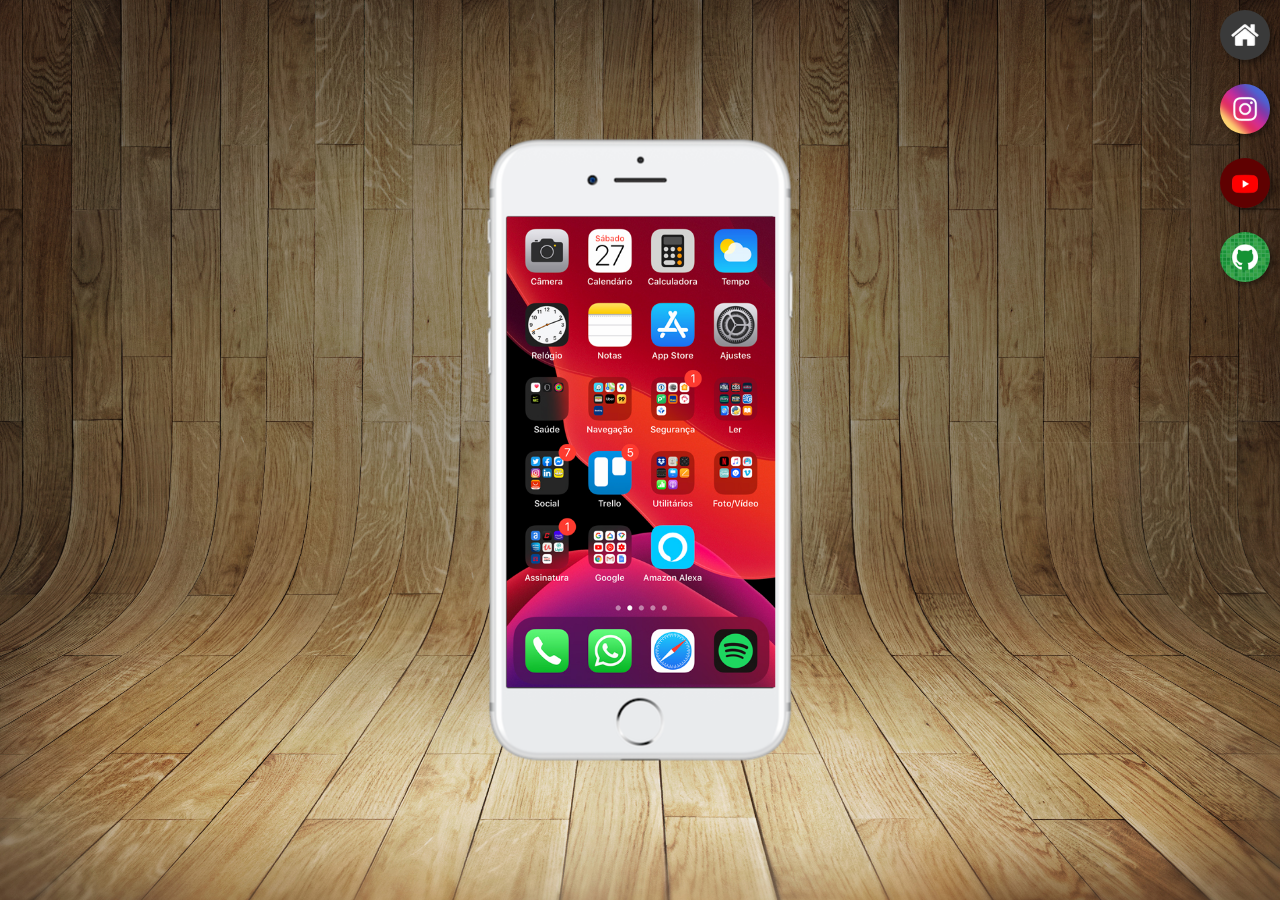
<file: index.html>
<!DOCTYPE html>
<html lang="en">
<head>
    <meta charset="UTF-8">
    <meta name="viewport" content="width=device-width, initial-scale=1.0">
    <link rel="shortcut icon" href="favicon.ico" type="image/x-icon">
    <link rel="stylesheet" href="estilos/style.css">
    <title>Redes Sociais</title>
</head>
<body>
    <main>
        <section id="telefone">
            <iframe src="home.html" frameborder="0" name="tela" id="tela"></iframe>
        </section>
        
        <section id="redes">
            <a href="home.html" target="tela">
                <img src="imagens/logo-home.jpg" alt="Home">
            </a> <br>
            <a href="instagram.html" target="tela">
                <img src="imagens/logo-instagram.jpg">
            </a> <br>
            <a href="youtube.html" target="tela">
                <img src="imagens/logo-youtube.jpg">
            </a> <br>
            <a href="github.html" target="tela">
                <img src="imagens/logo-github.jpg">
            </a>
        </section>
    </main>
</body>
</html>
</file>
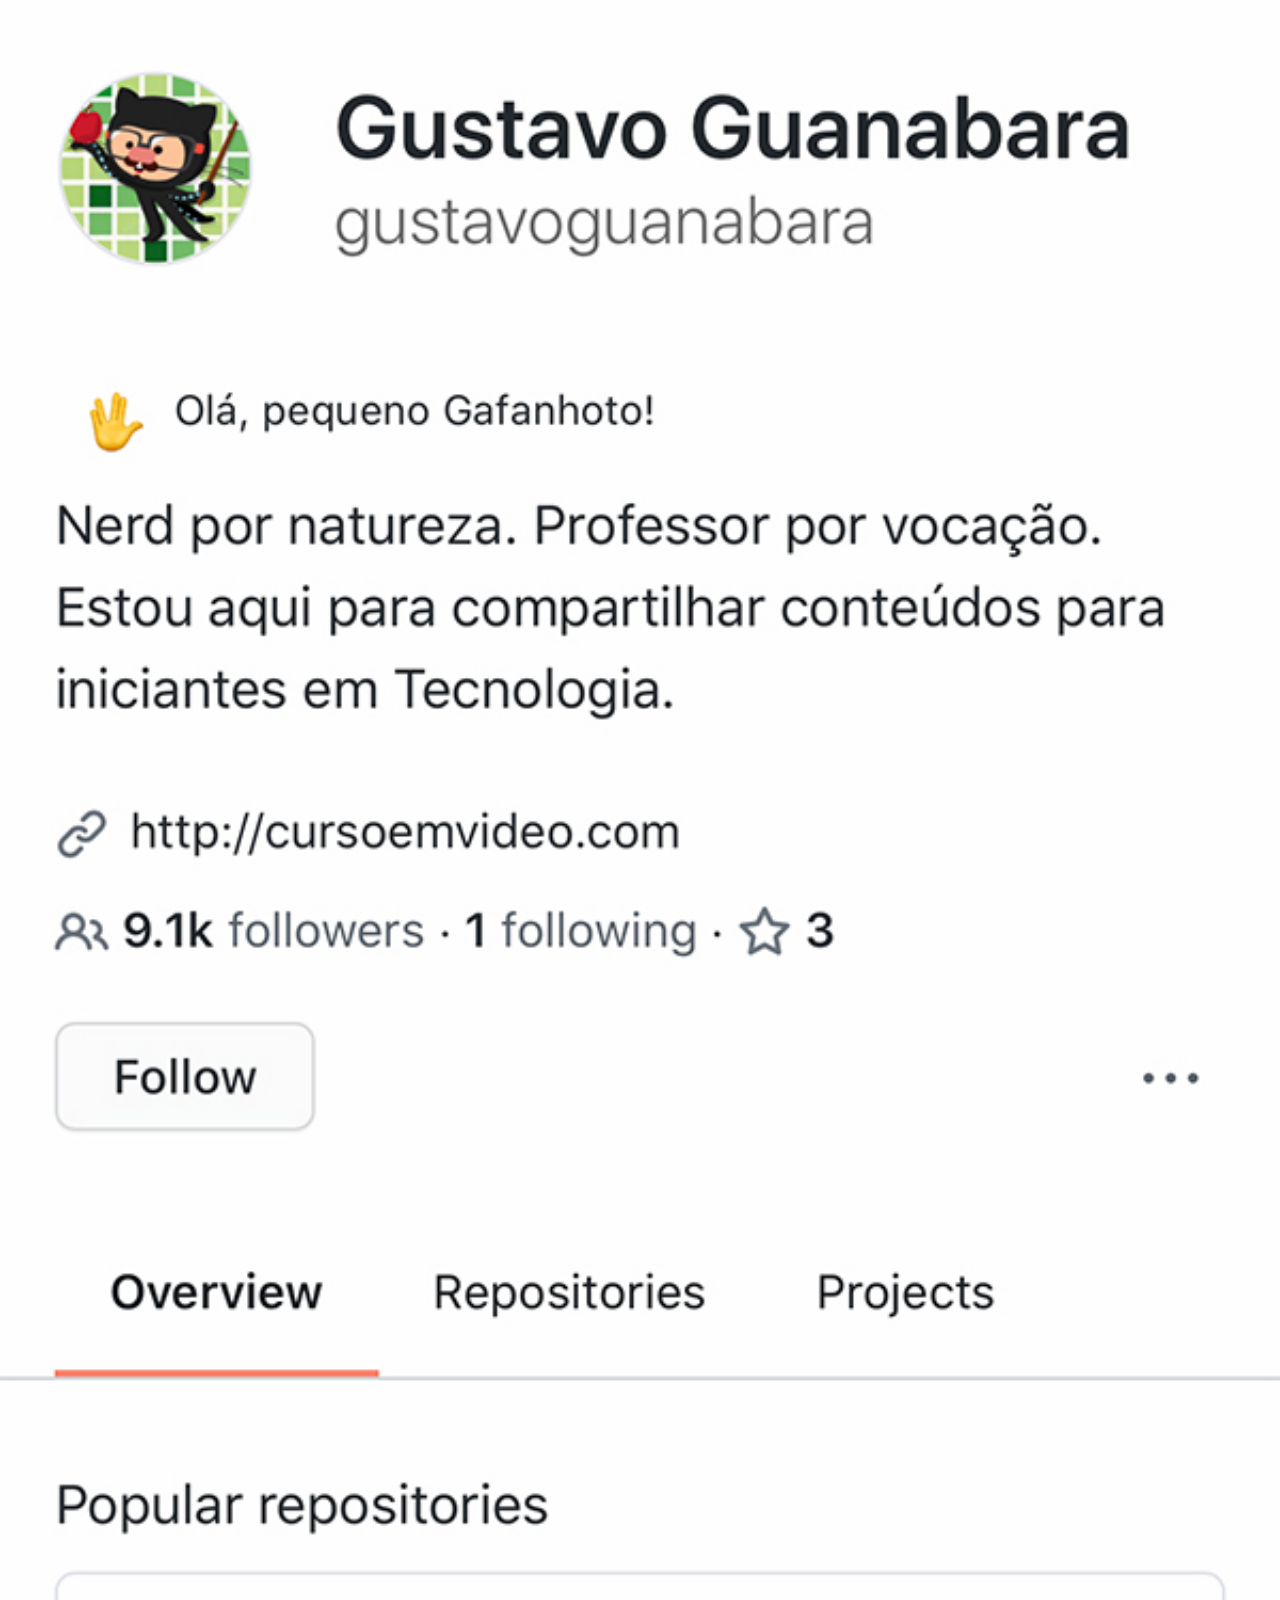
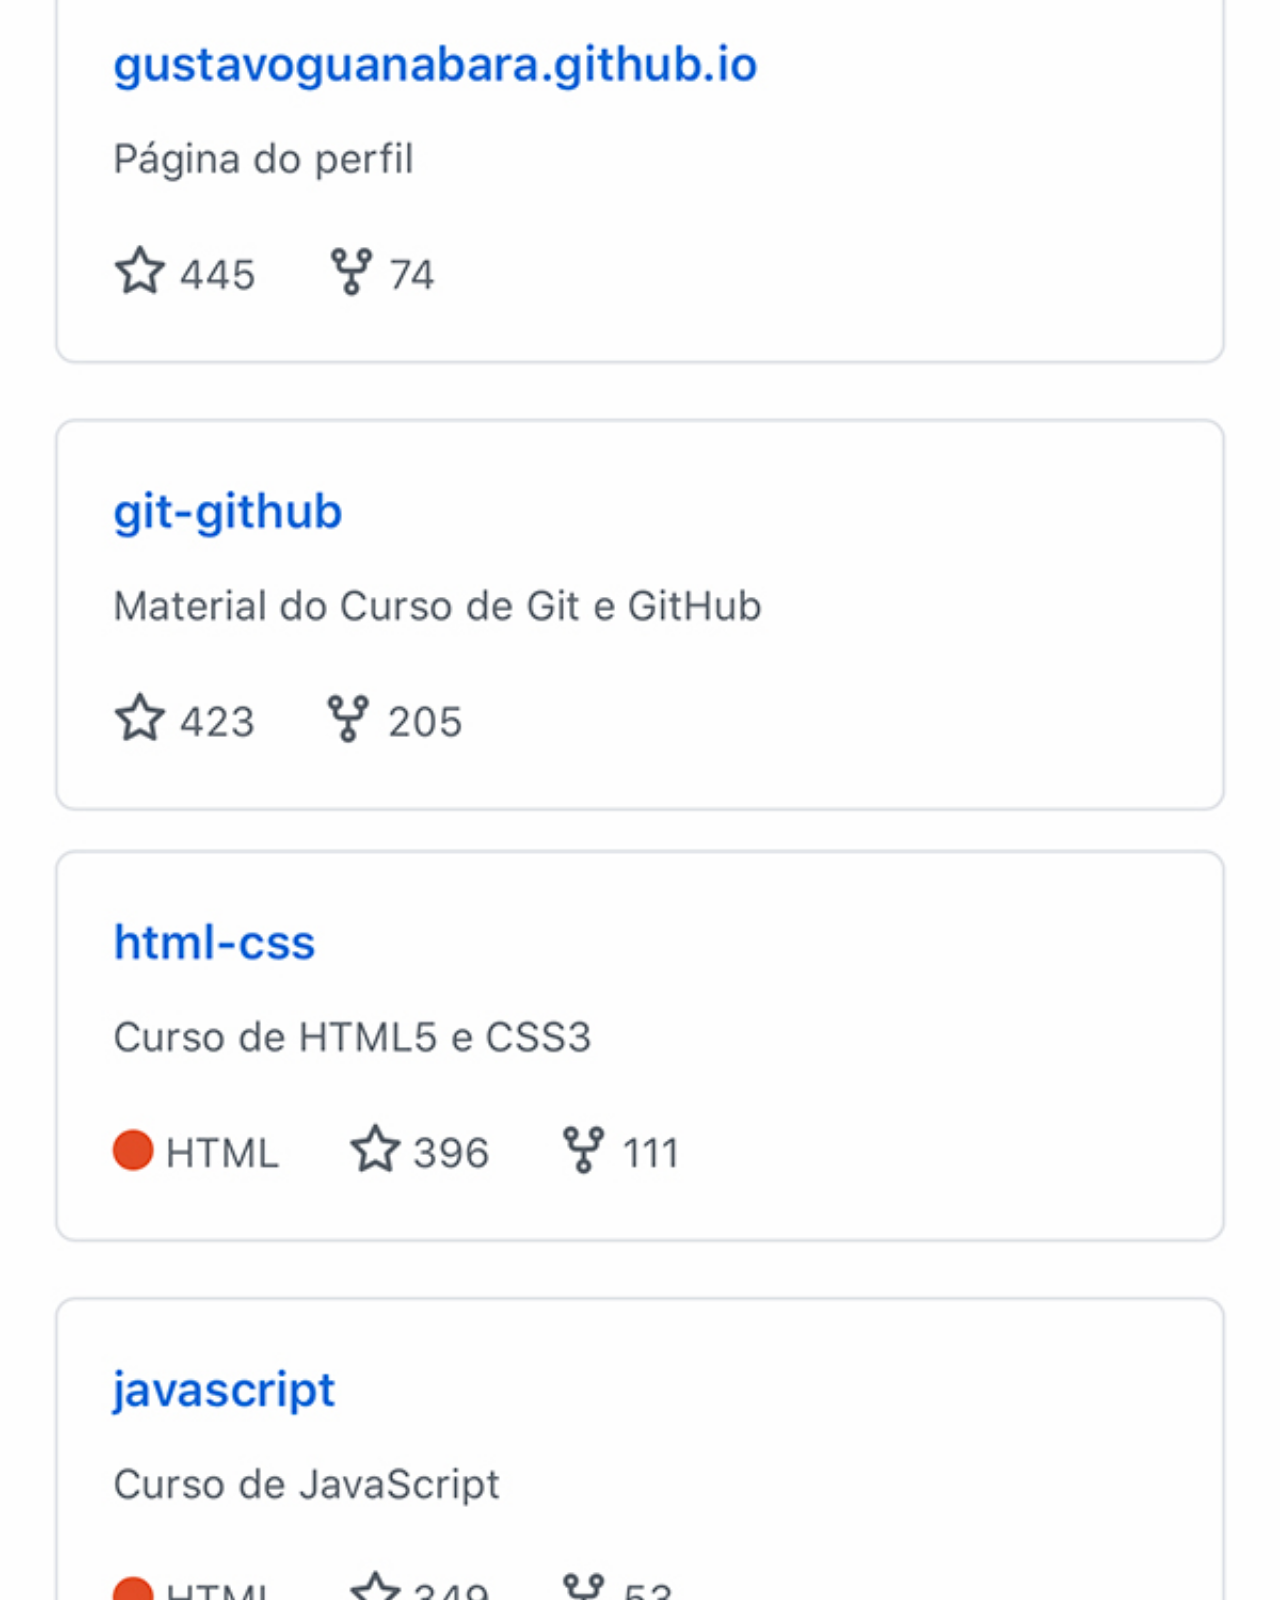
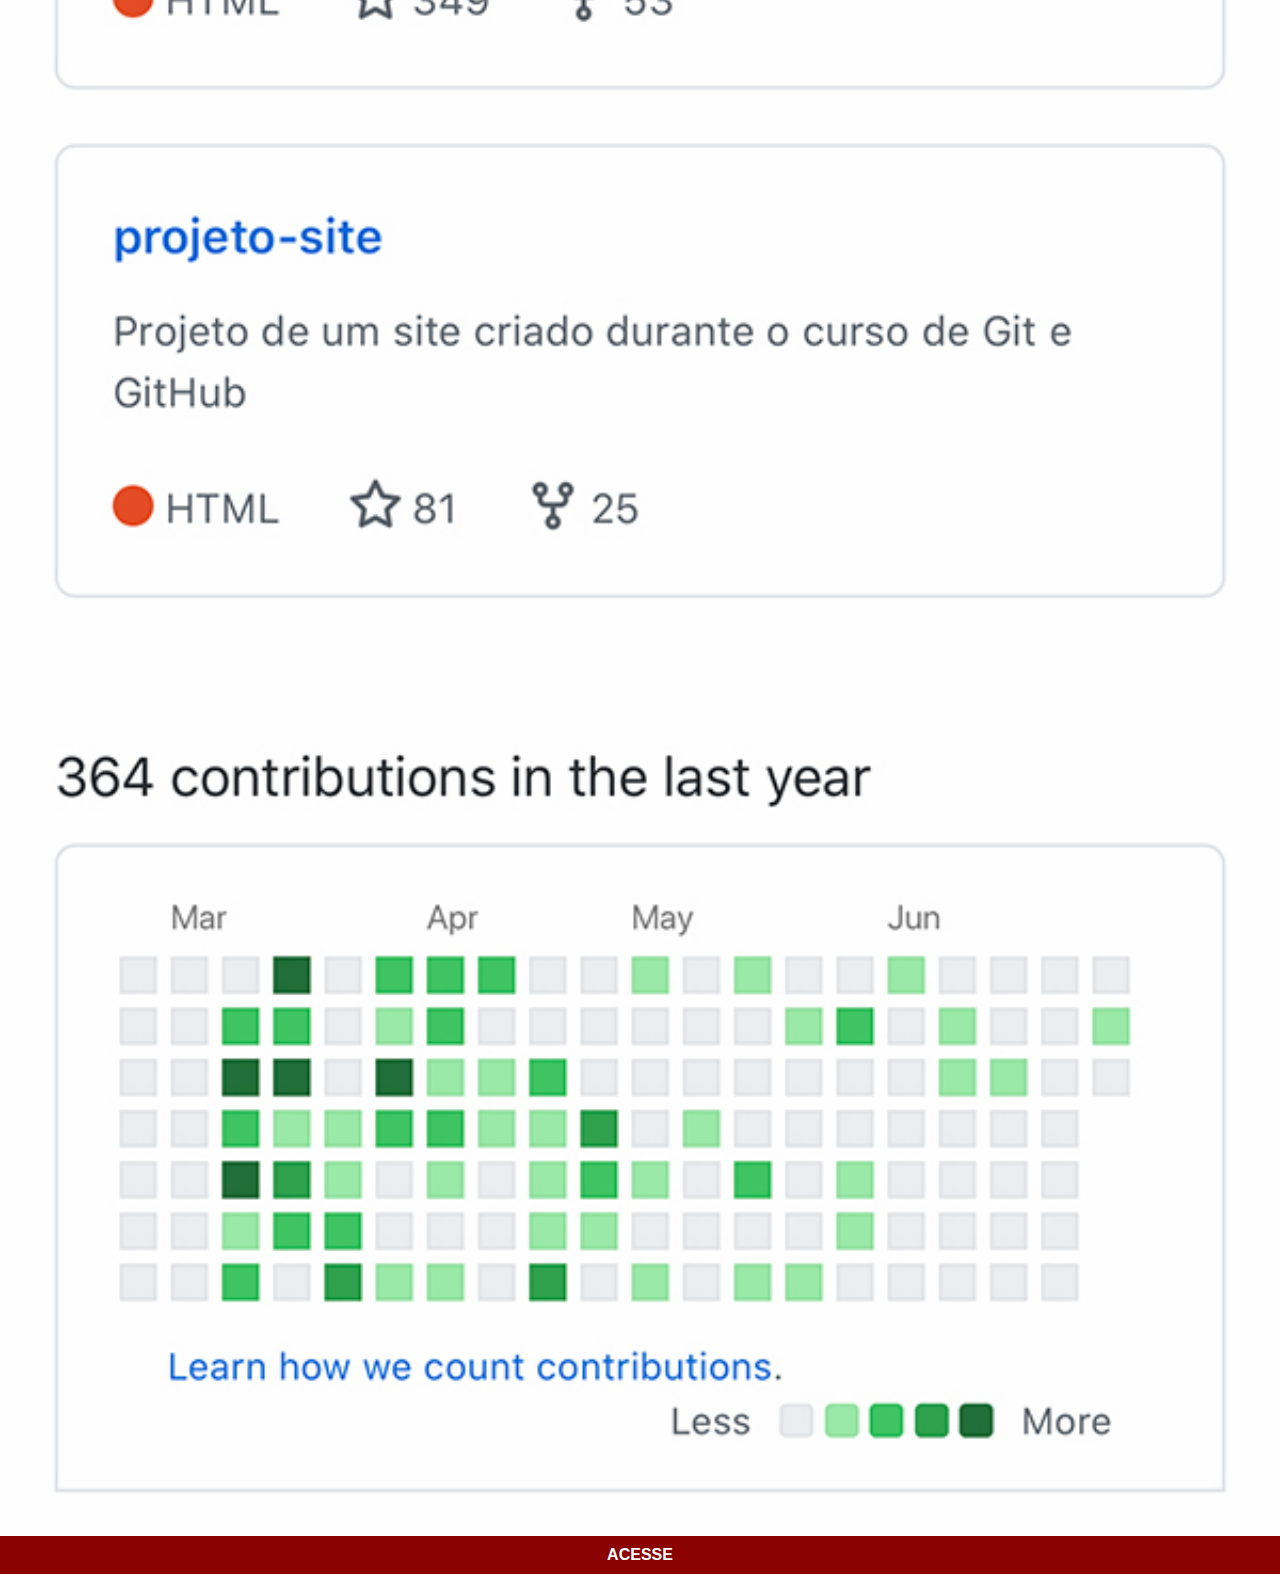
<file: github.html>
<!DOCTYPE html>
<html lang="en">
<head>
    <meta charset="UTF-8">
    <meta name="viewport" content="width=device-width, initial-scale=1.0">
    <title>GitHub</title>
    <link rel="stylesheet" href="estilos/social.css">
    
</head>
<body>
    <img src="imagens/tela-github.jpg" alt="GitHub">
    <a href="https://github.com/gustavoguanabara" target="_blank">ACESSE</a>
</body>
</html>
</file>
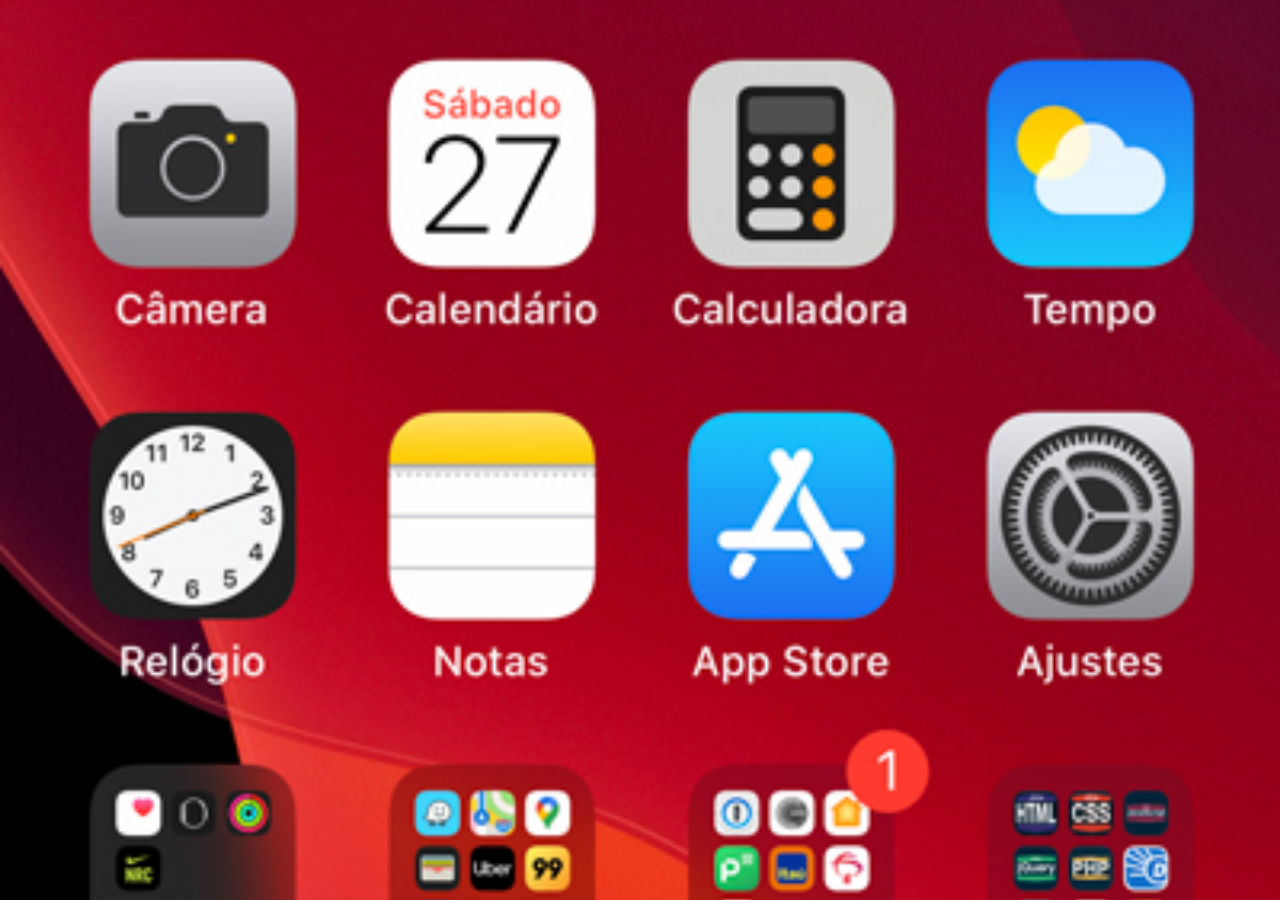
<file: home.html>
<!DOCTYPE html>
<html lang="en">
<head>
    <meta charset="UTF-8">
    <meta name="viewport" content="width=device-width, initial-scale=1.0">
    <title>Home</title>
    <style>
        * {
            margin: 0px;
            padding: 0px;
        }
        body {
            width: 100vw;
            height: 100vh;
            background-image: url("../imagens/tela-home.jpg");
            background-repeat: no-repeat;
            background-size: cover;
            background-position: top center;
        }
    </style>
</head>
<body>
    
</body>
</html>
</file>
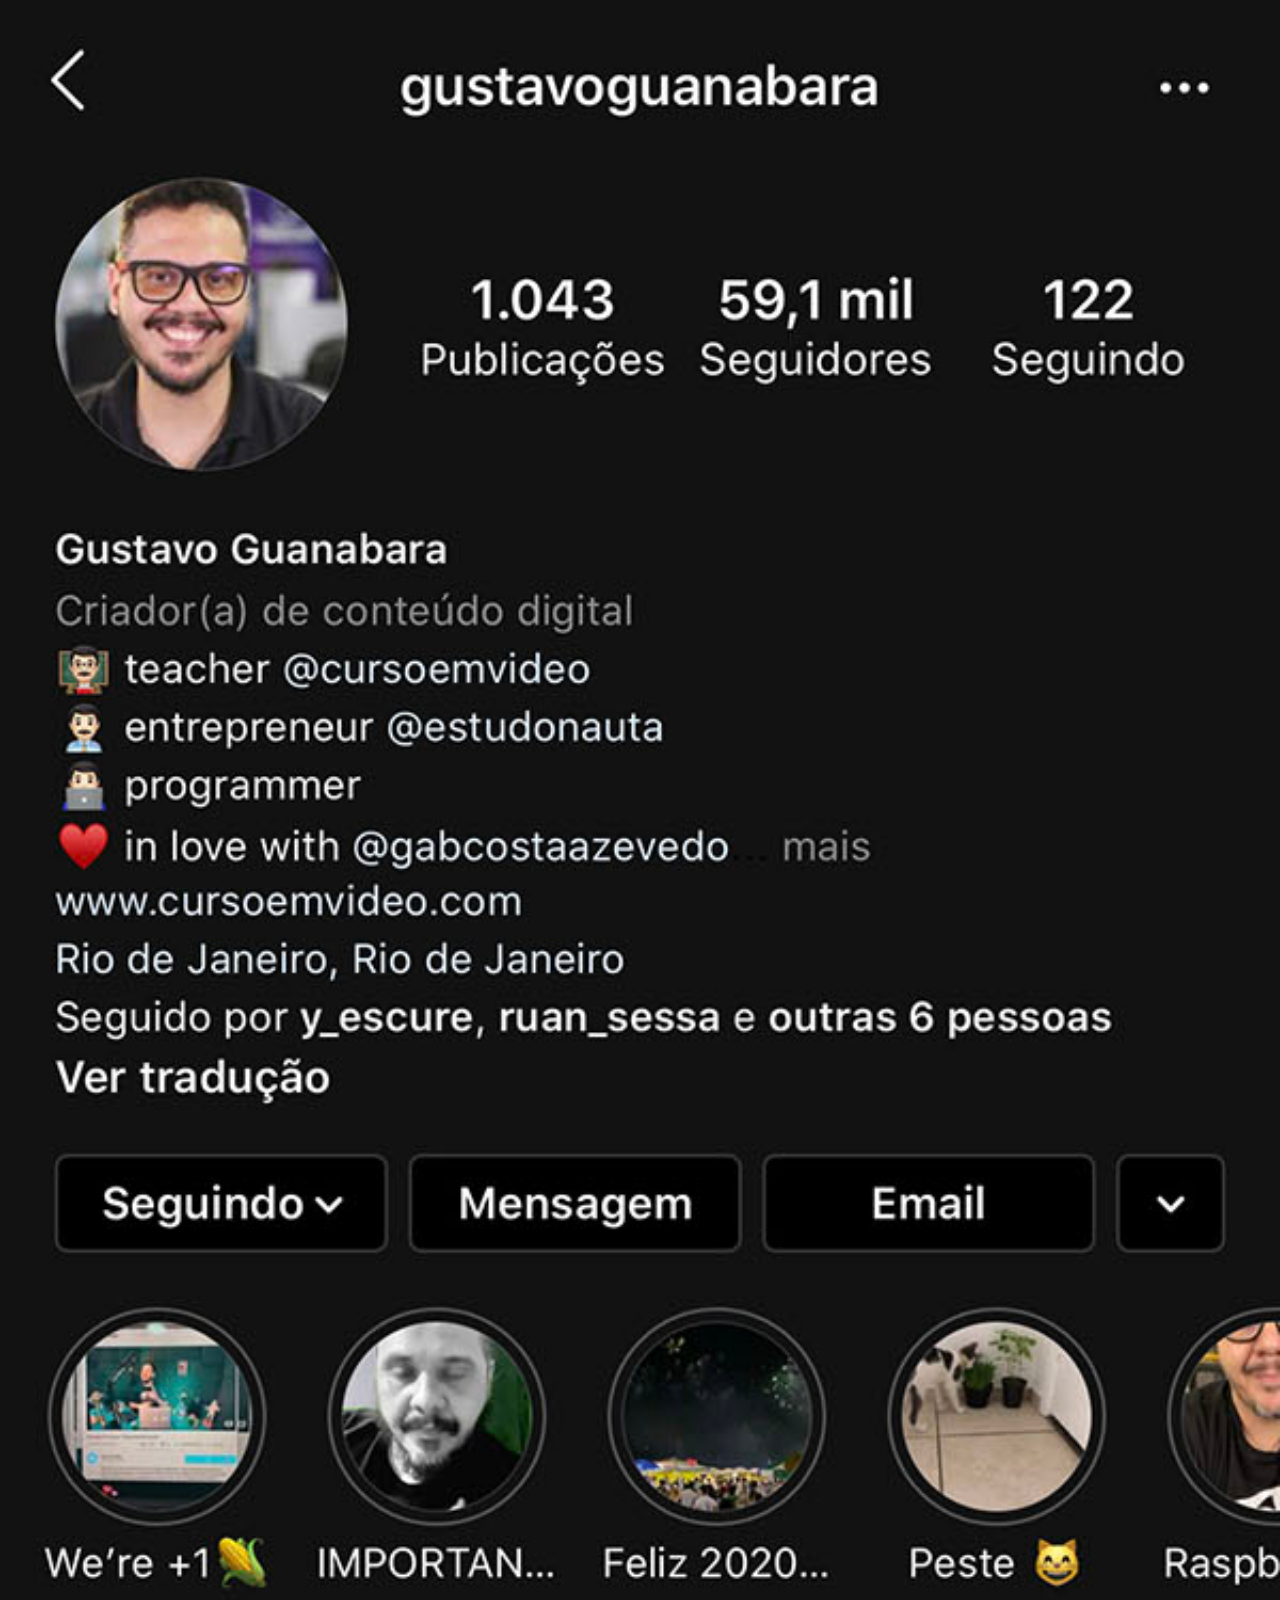
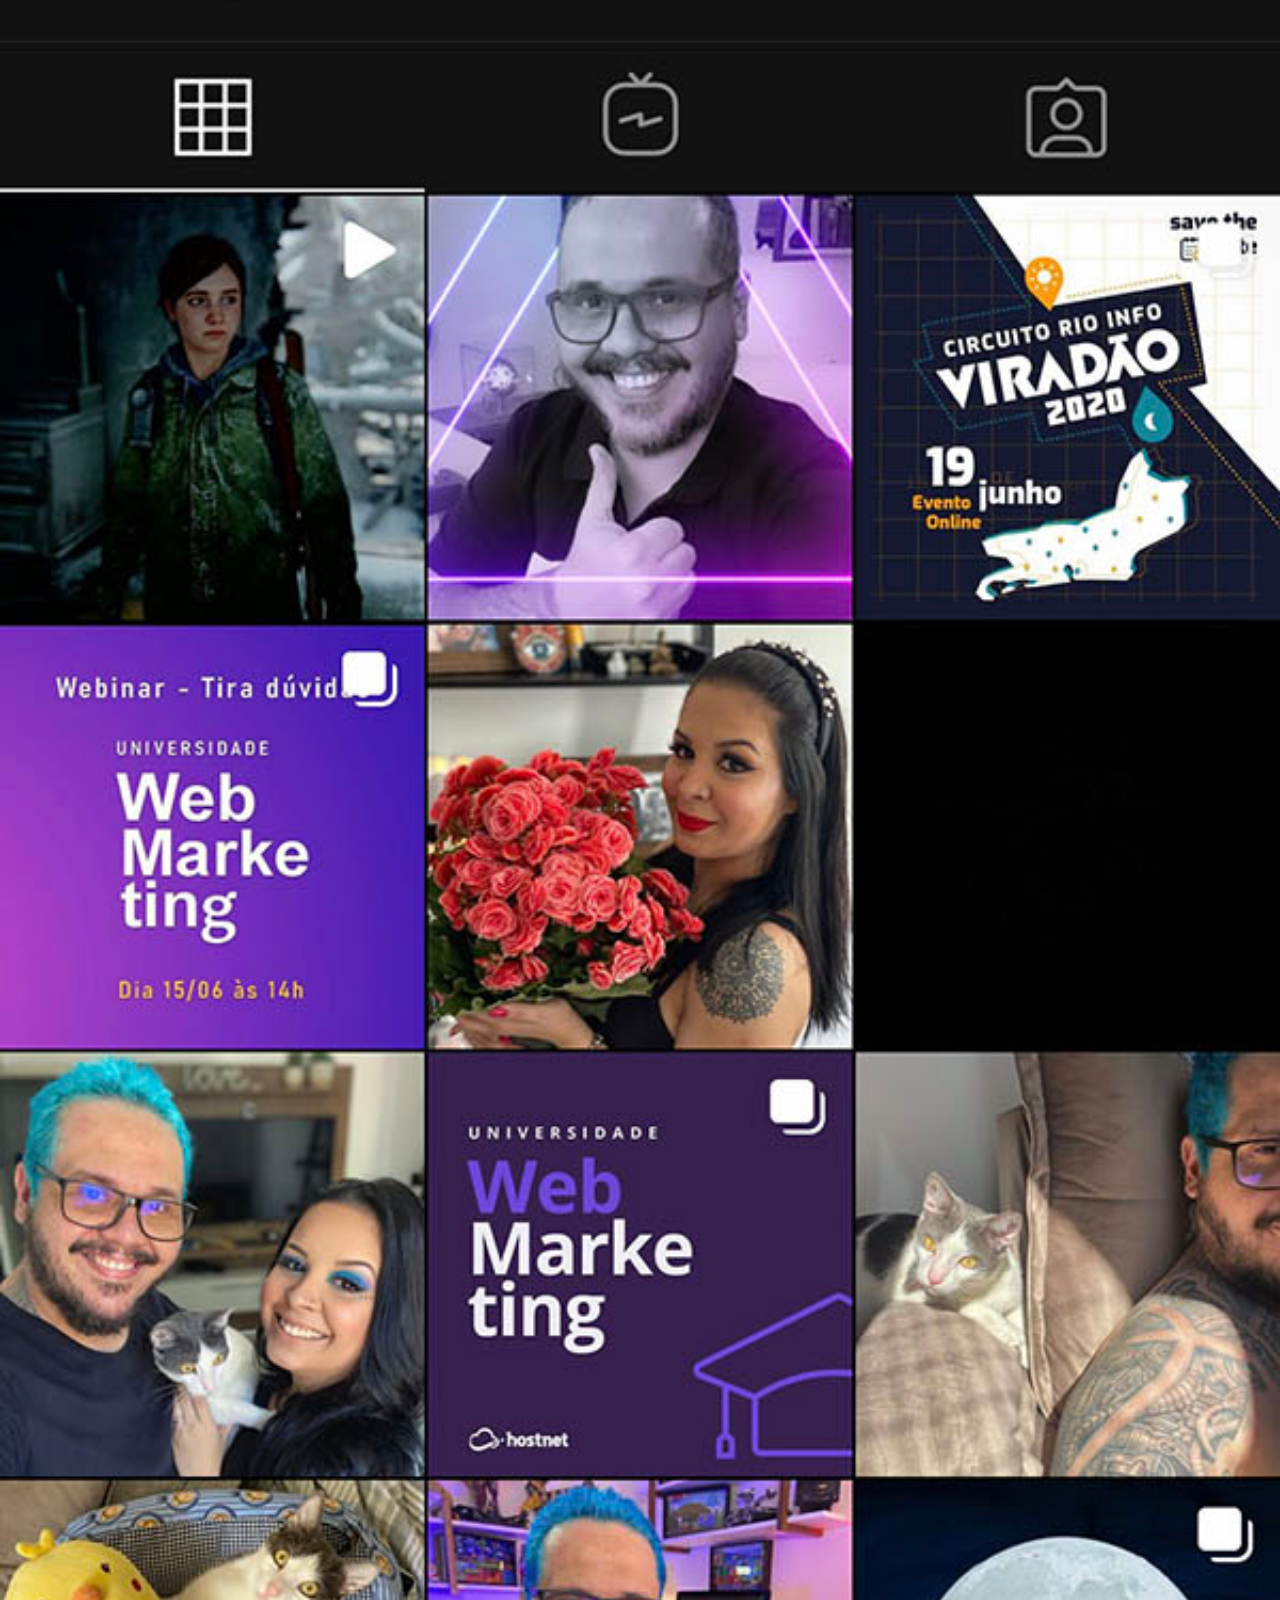
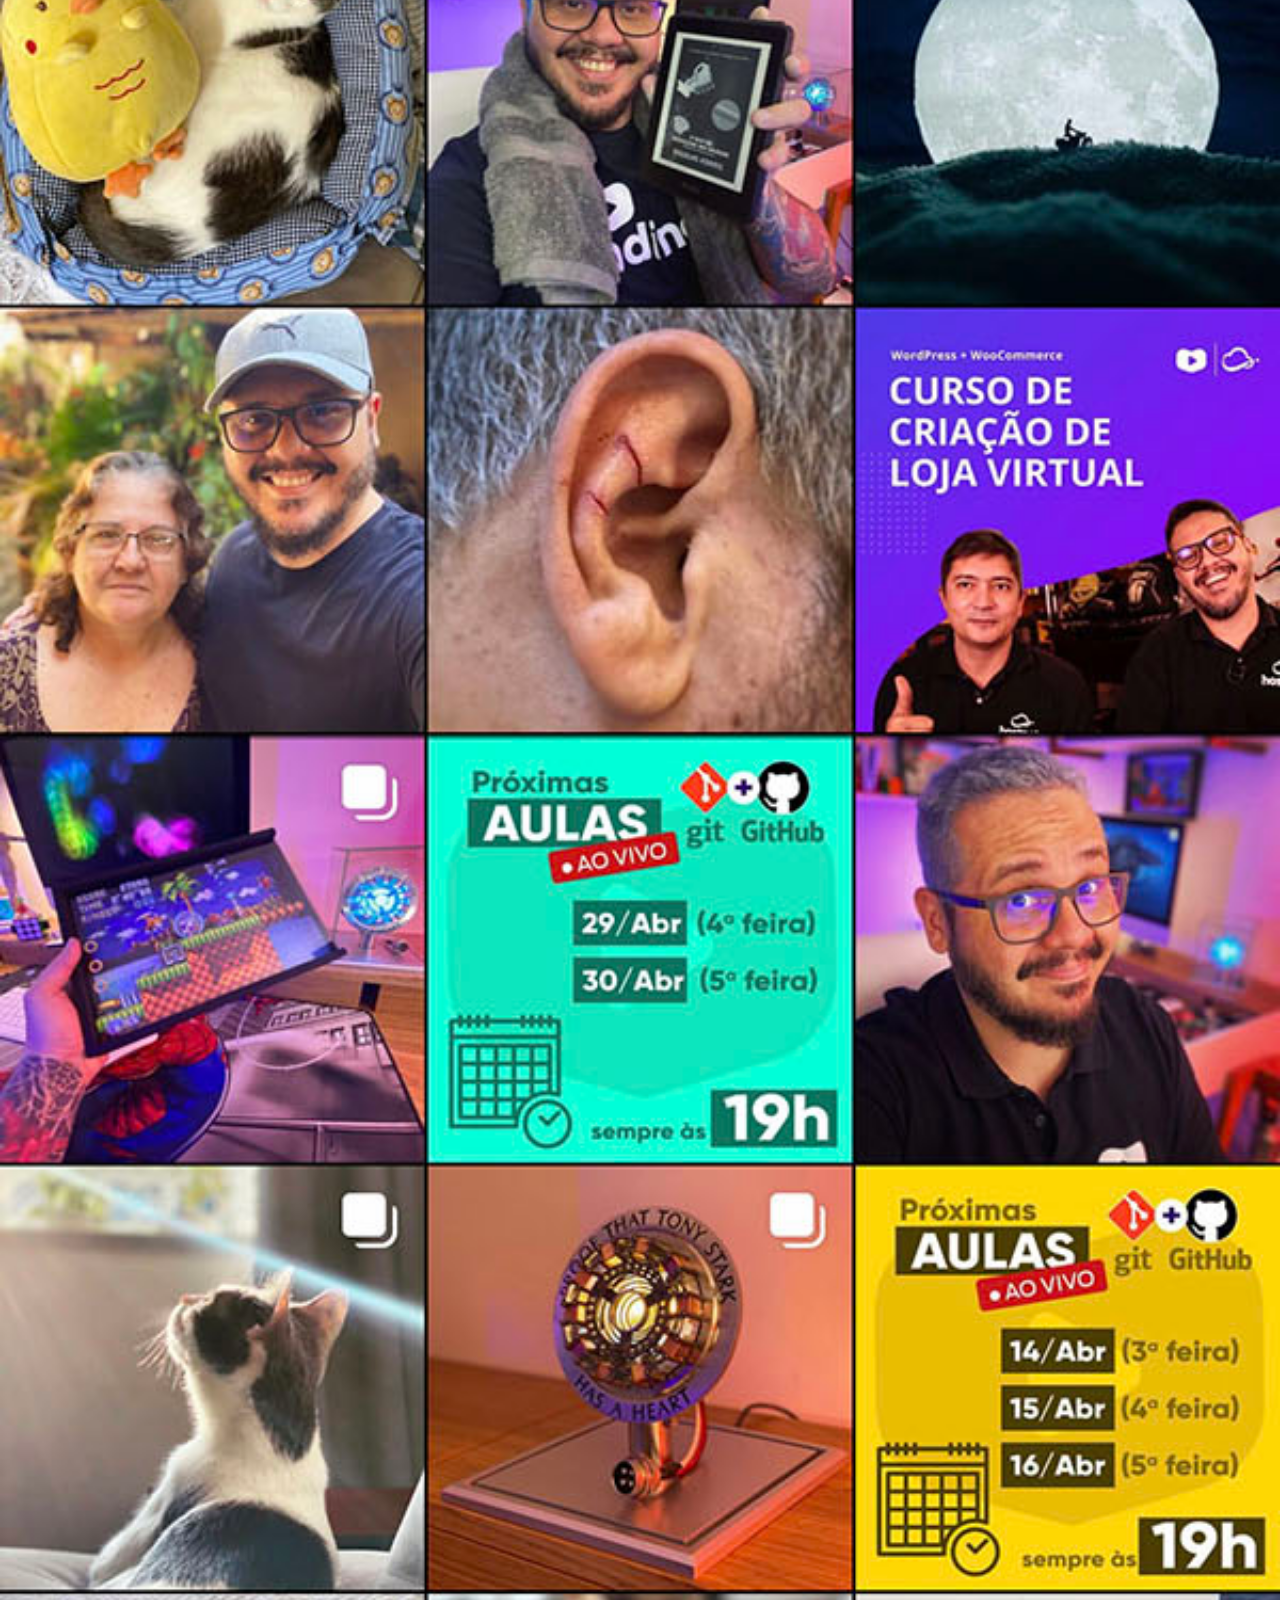
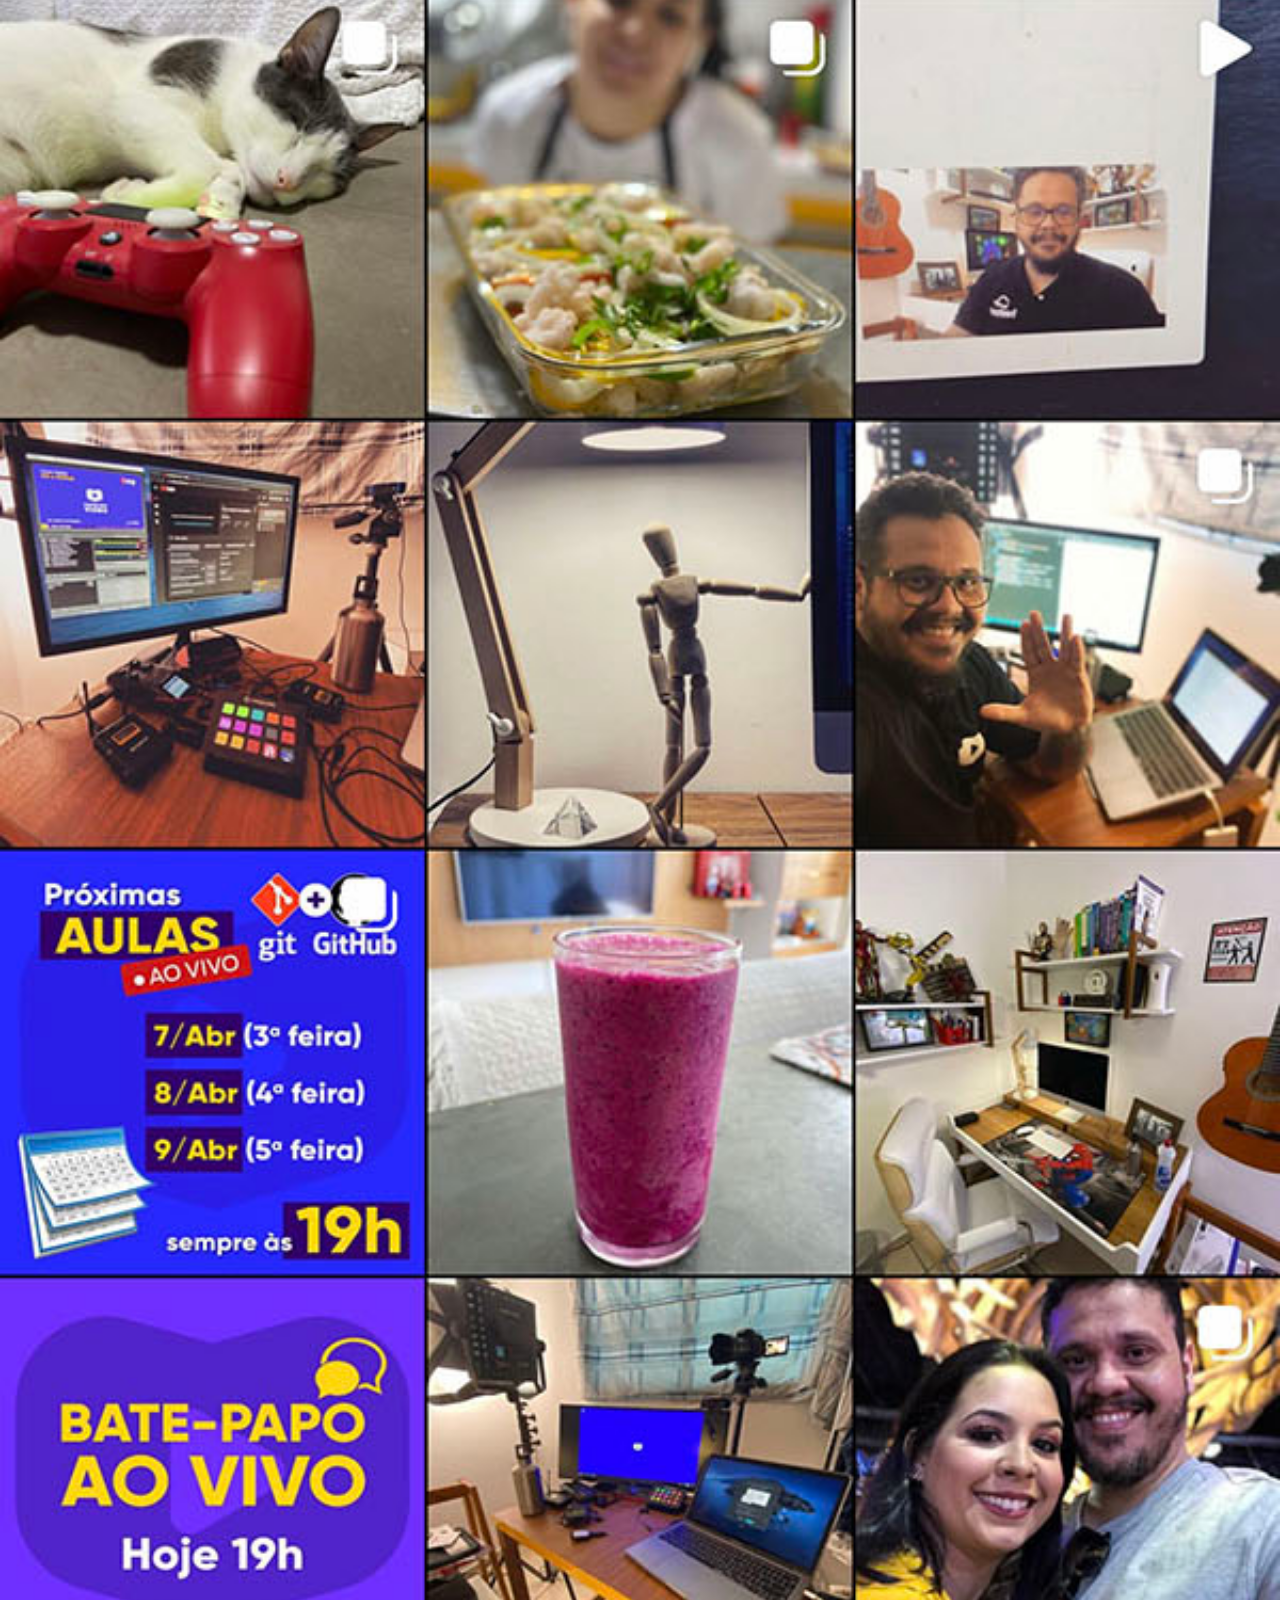
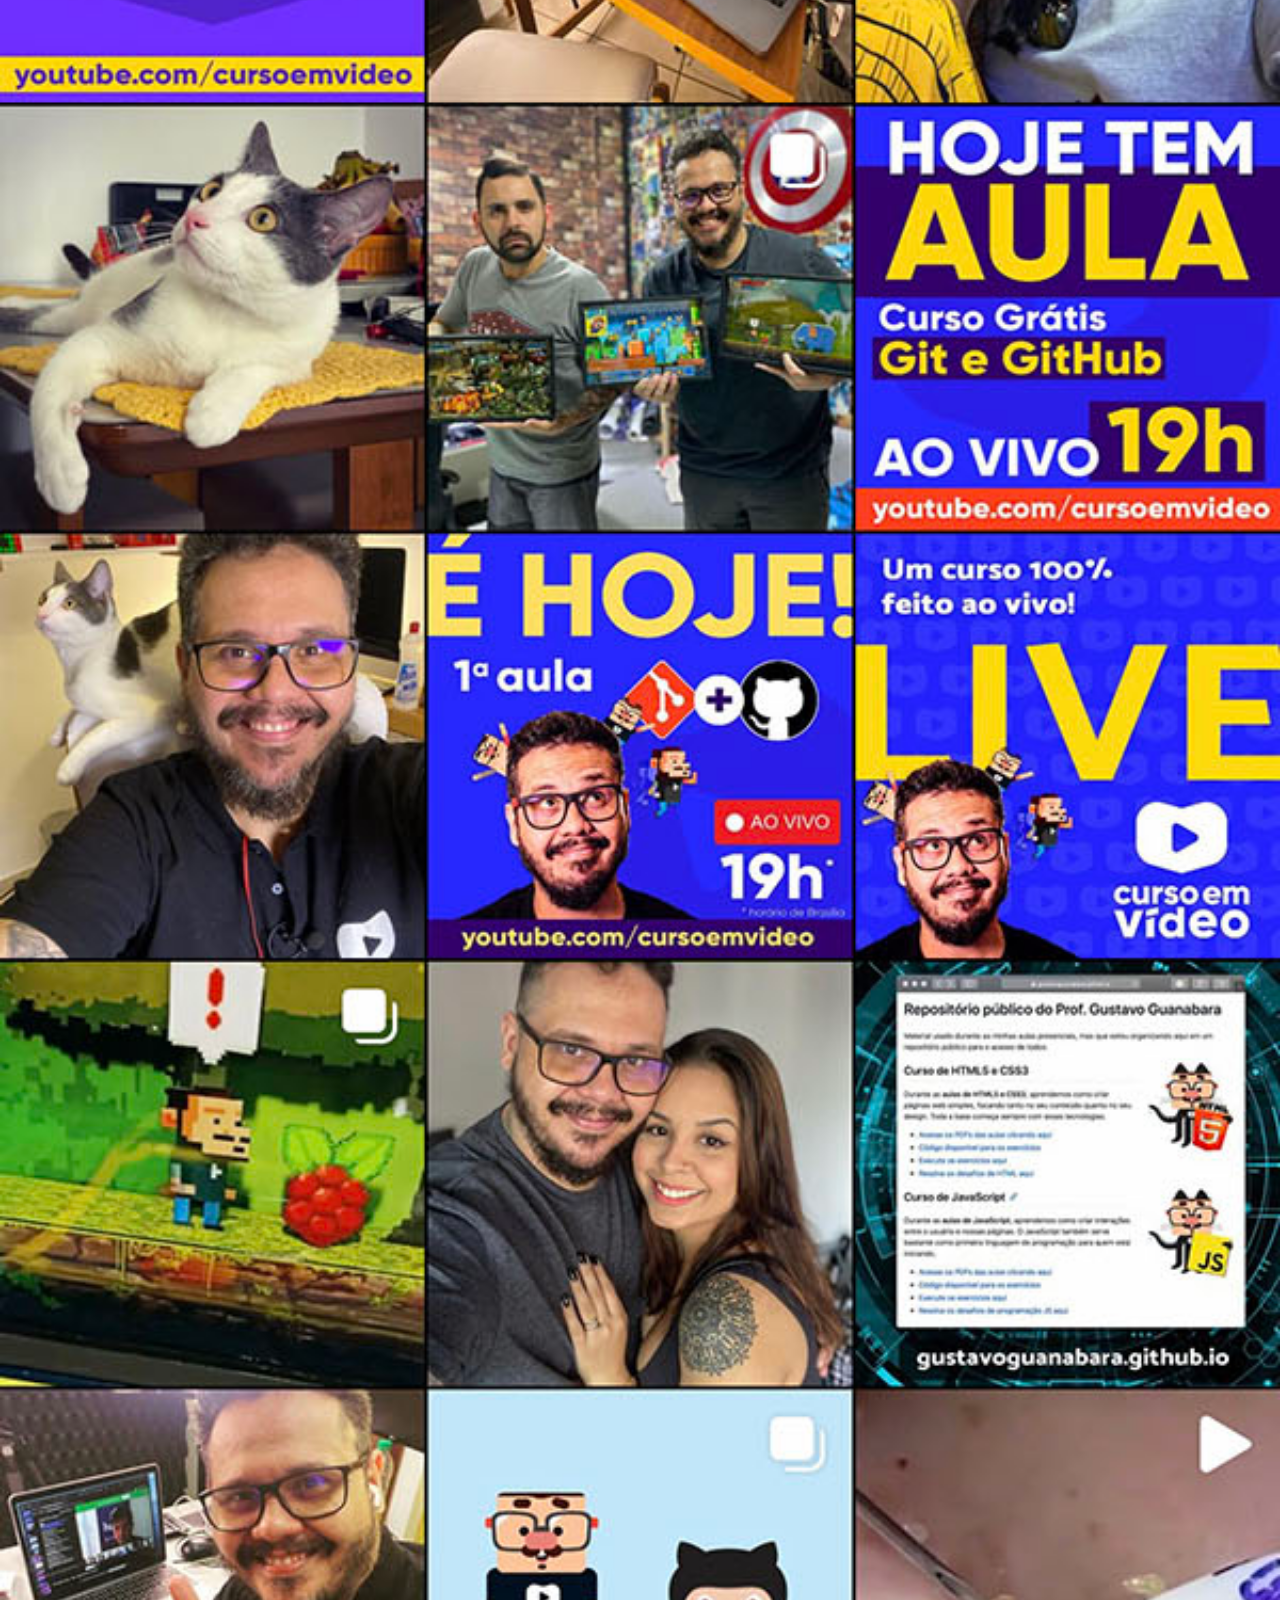
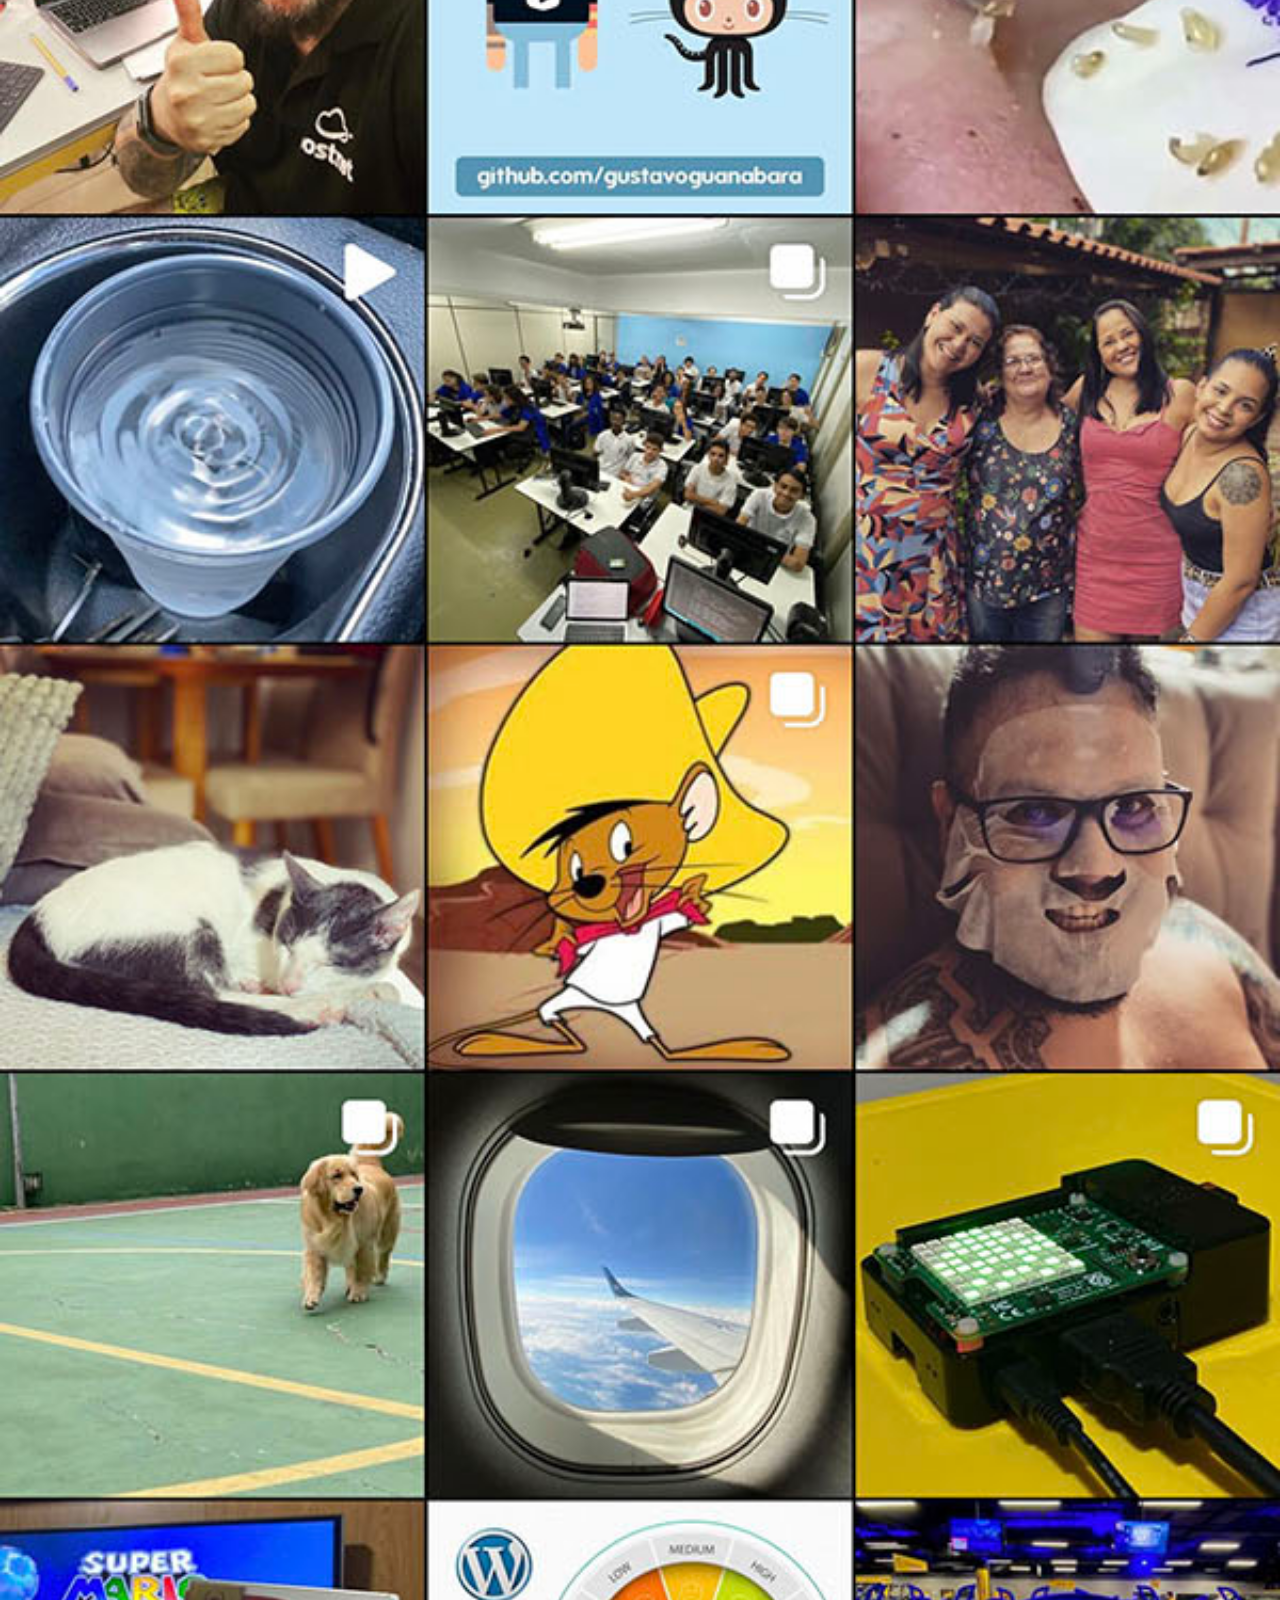
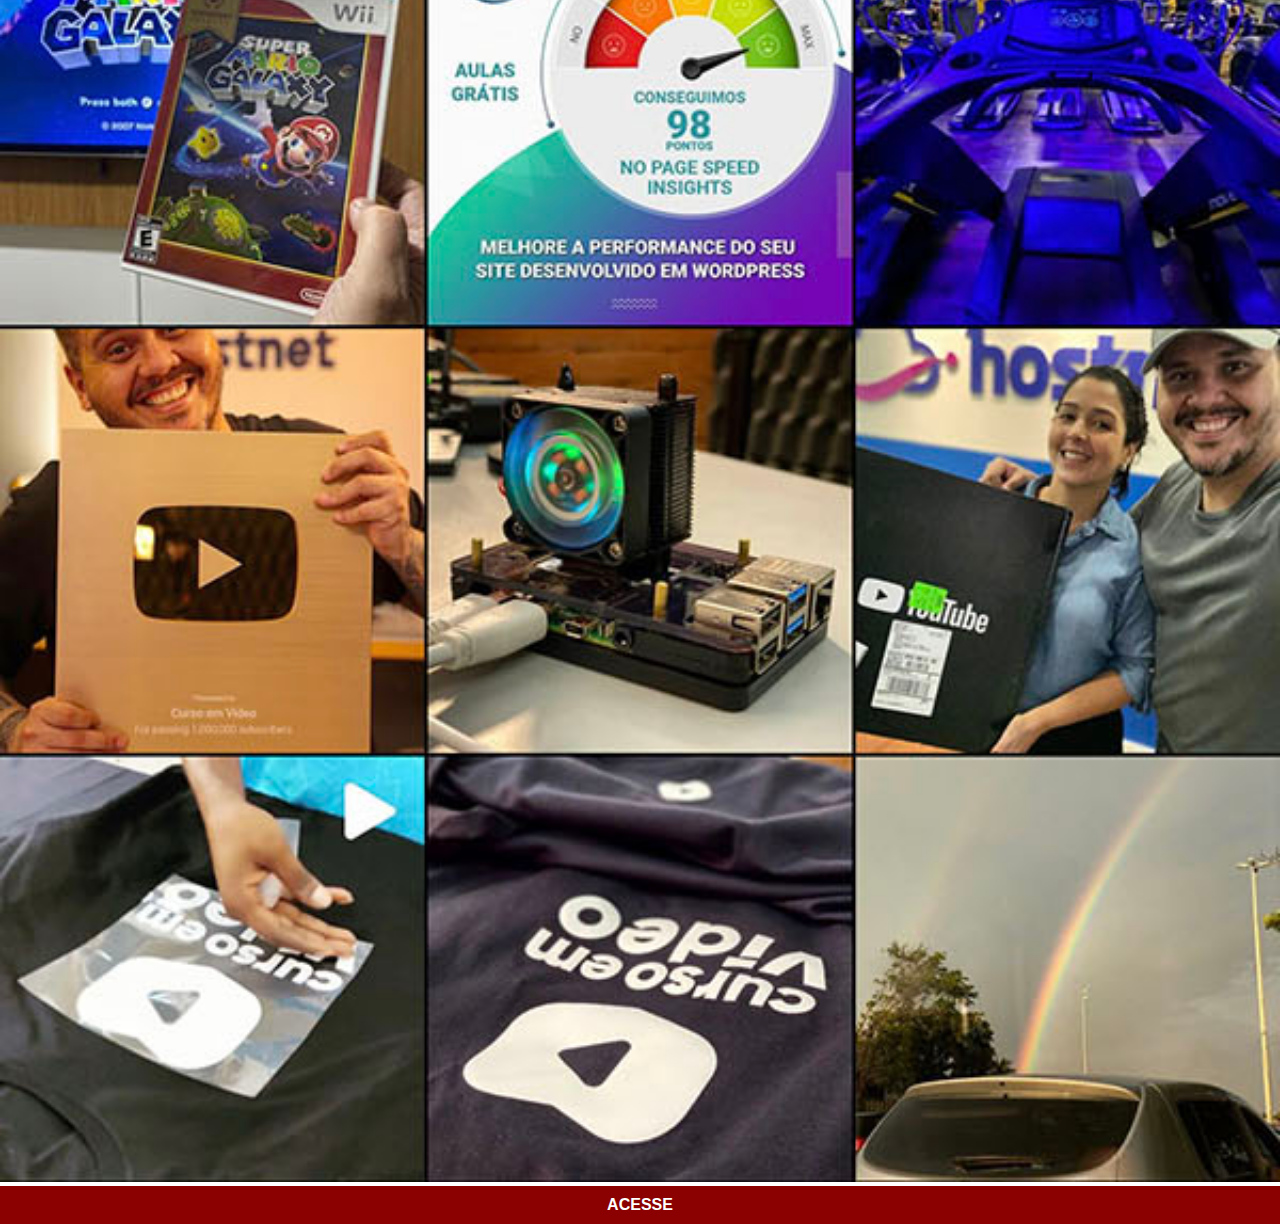
<file: instagram.html>
<!DOCTYPE html>
<html lang="en">
<head>
    <meta charset="UTF-8">
    <meta name="viewport" content="width=device-width, initial-scale=1.0">
    <title>Instagram</title>
    <link rel="stylesheet" href="estilos/social.css">
    
</head>
<body>
    <img src="imagens/tela-instagram.jpg" alt="Instagram">
    <a href="https://instagram.com/gustavoguanabara" target="_blank">ACESSE</a>
</body>
</html>
</file>
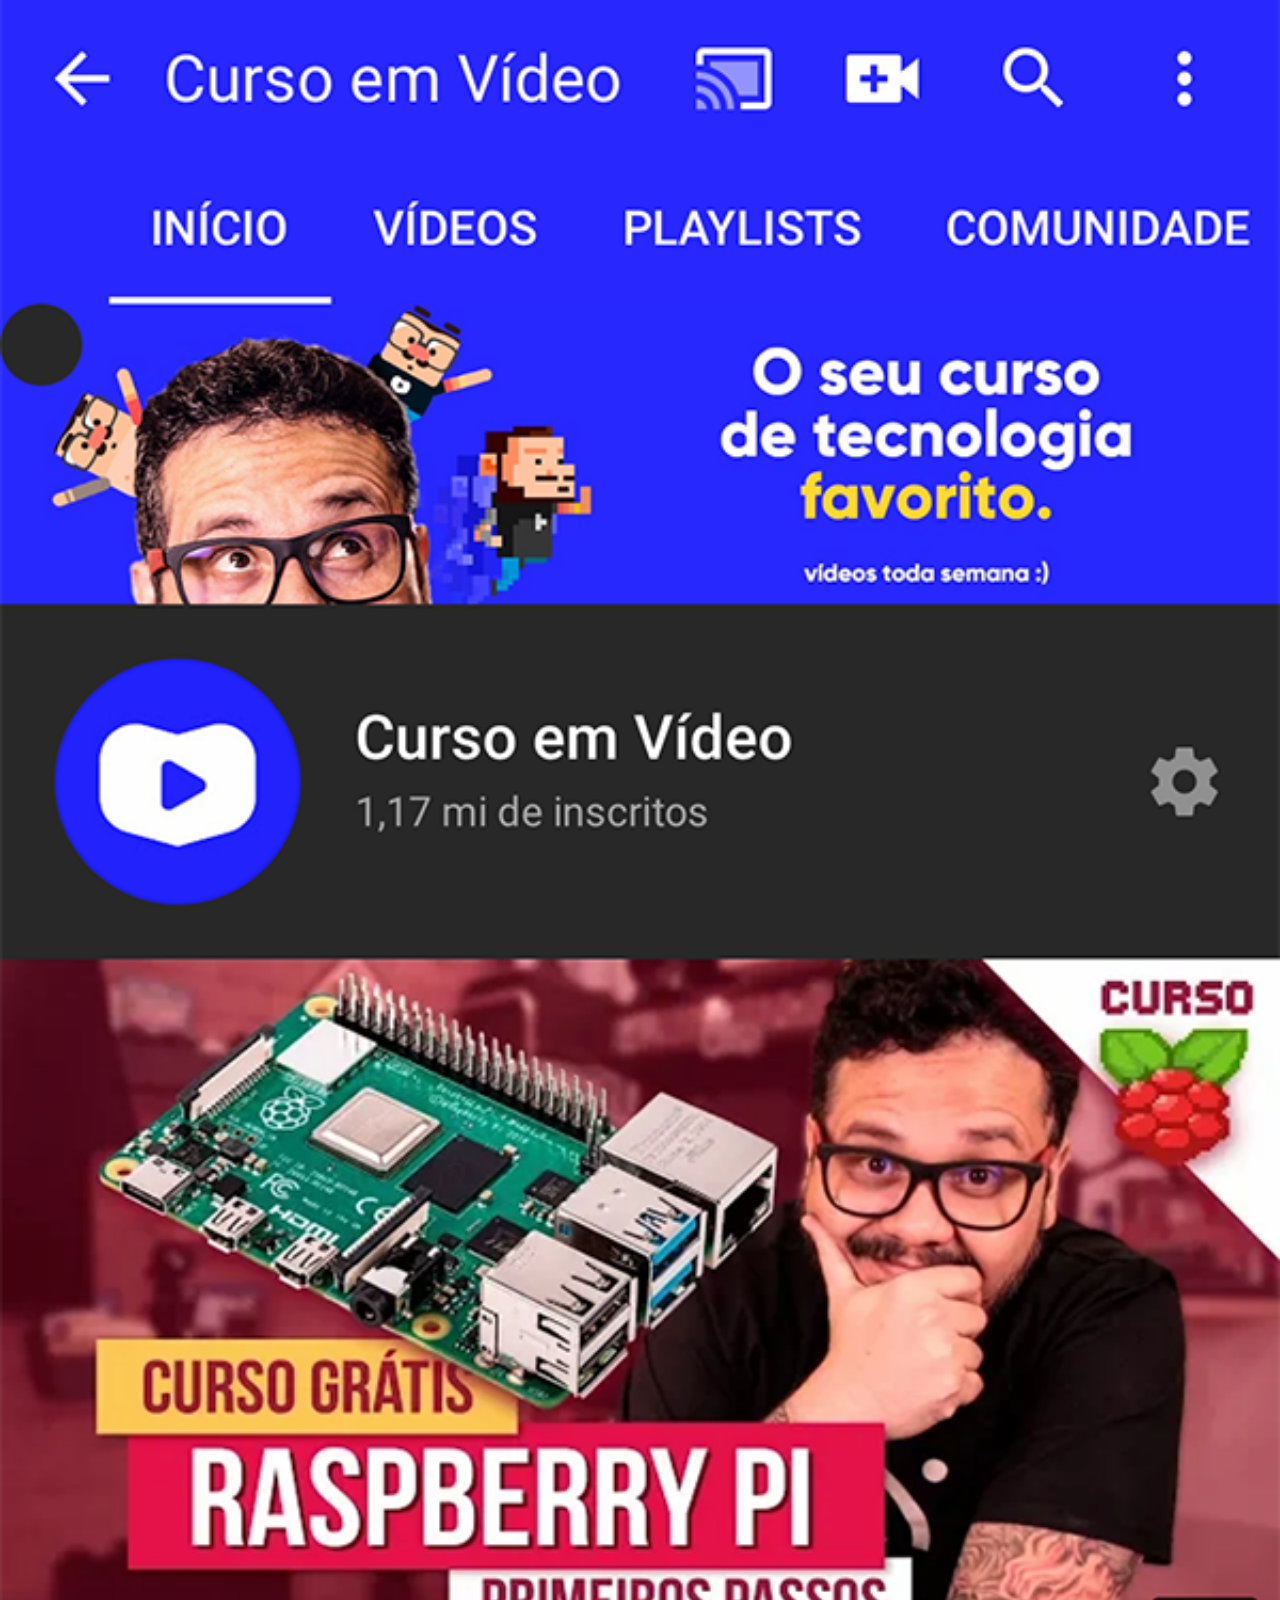
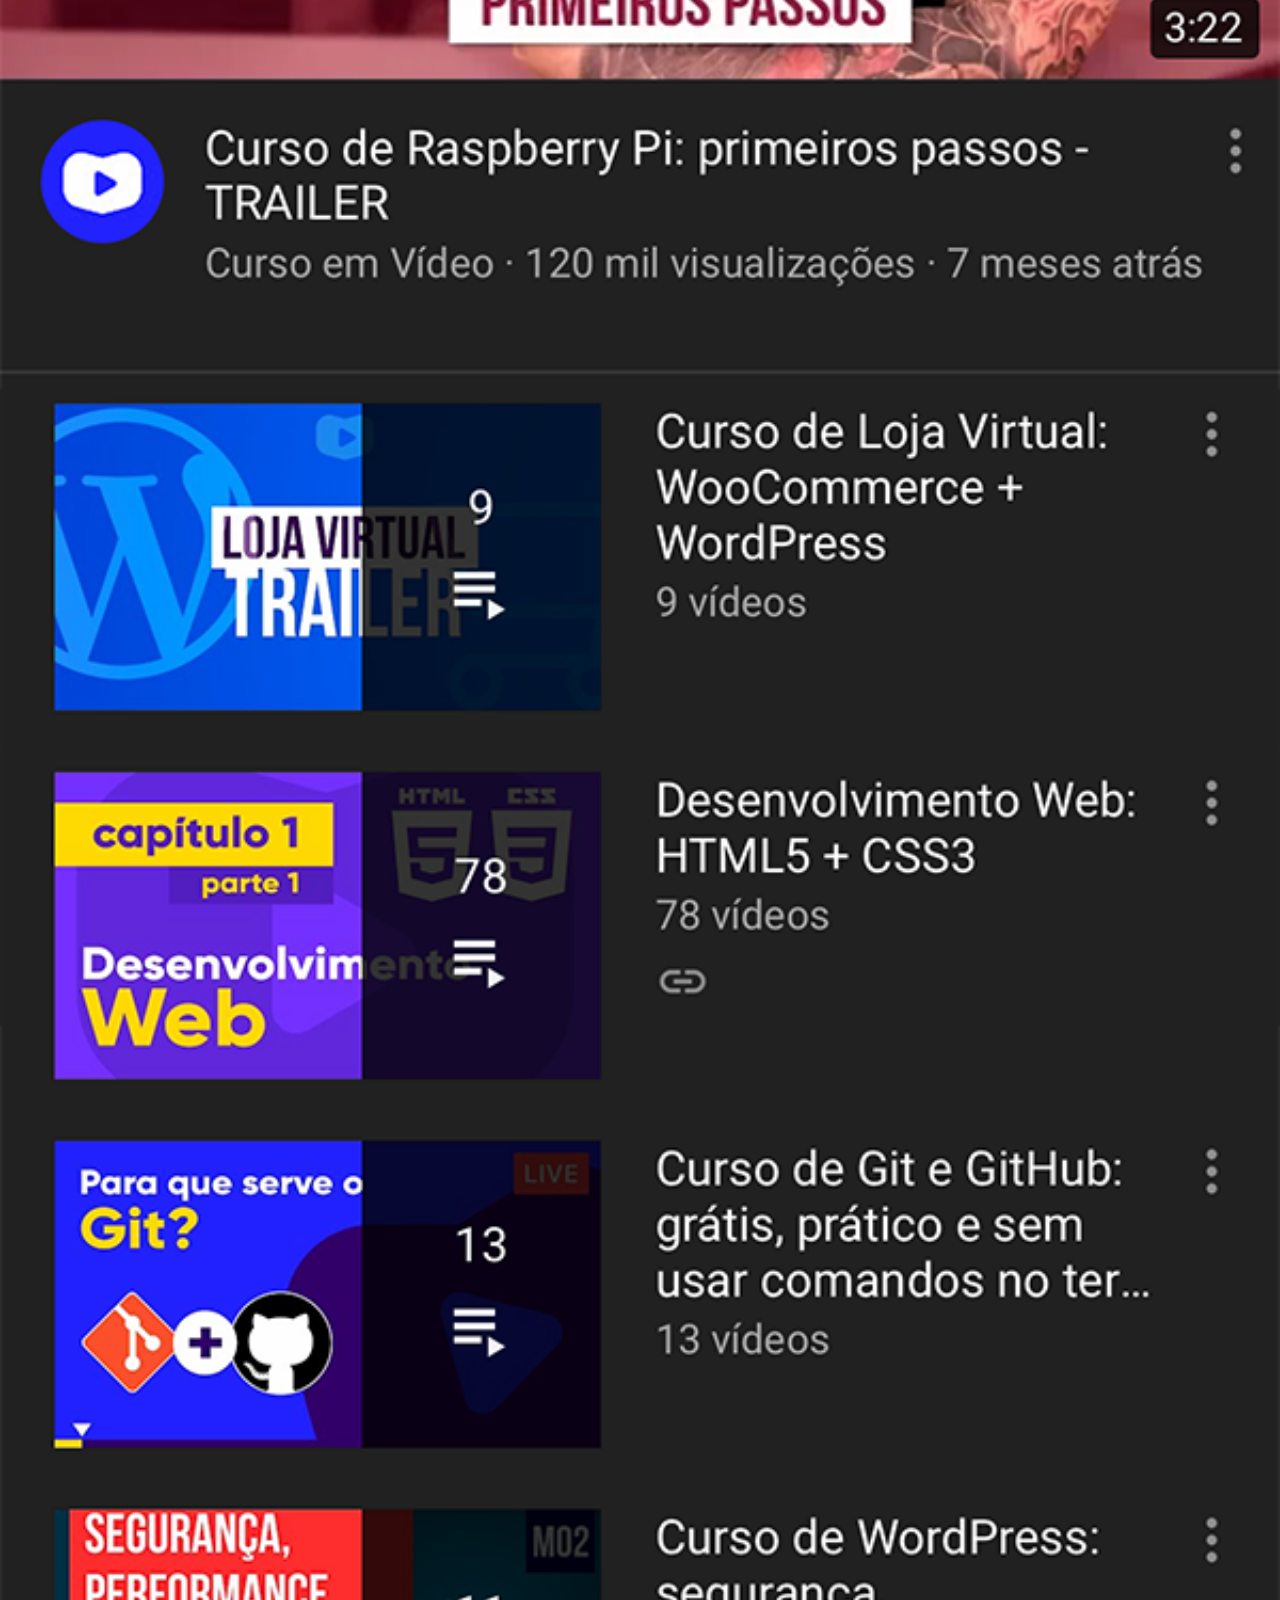
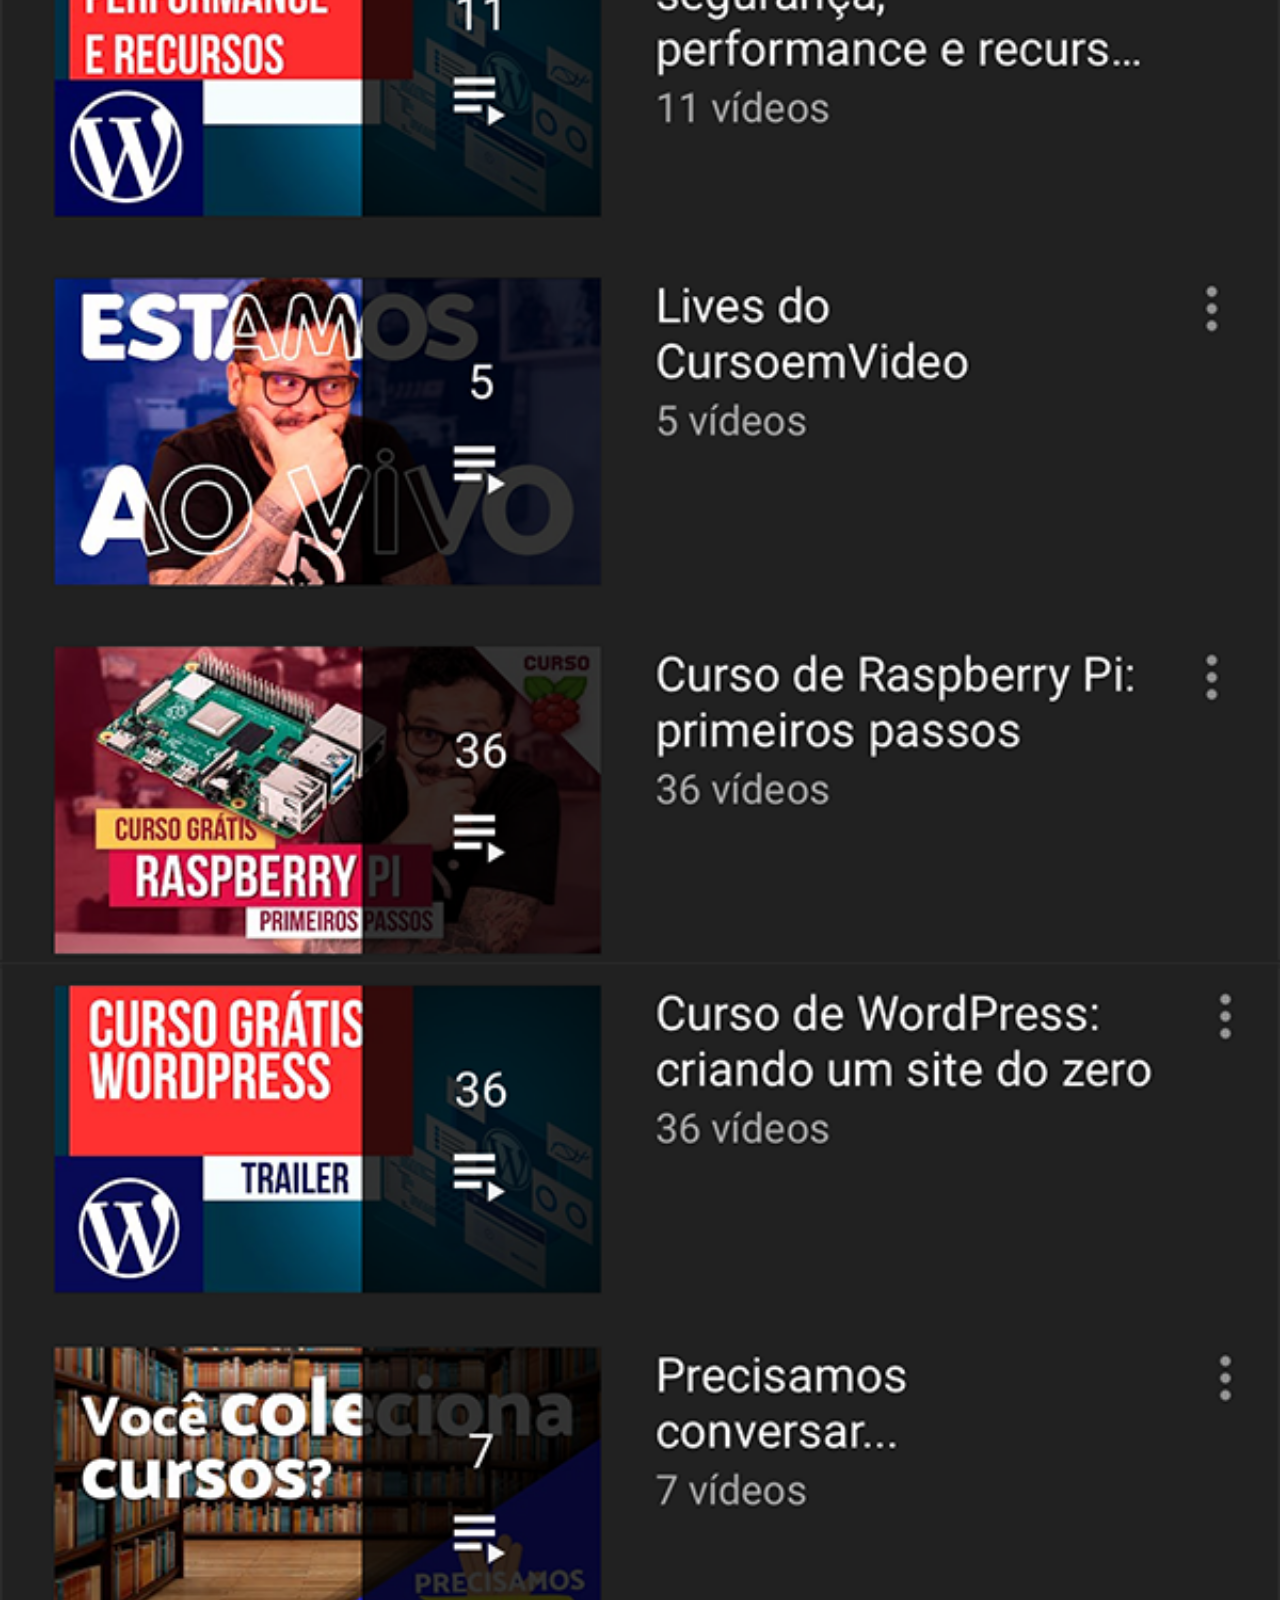
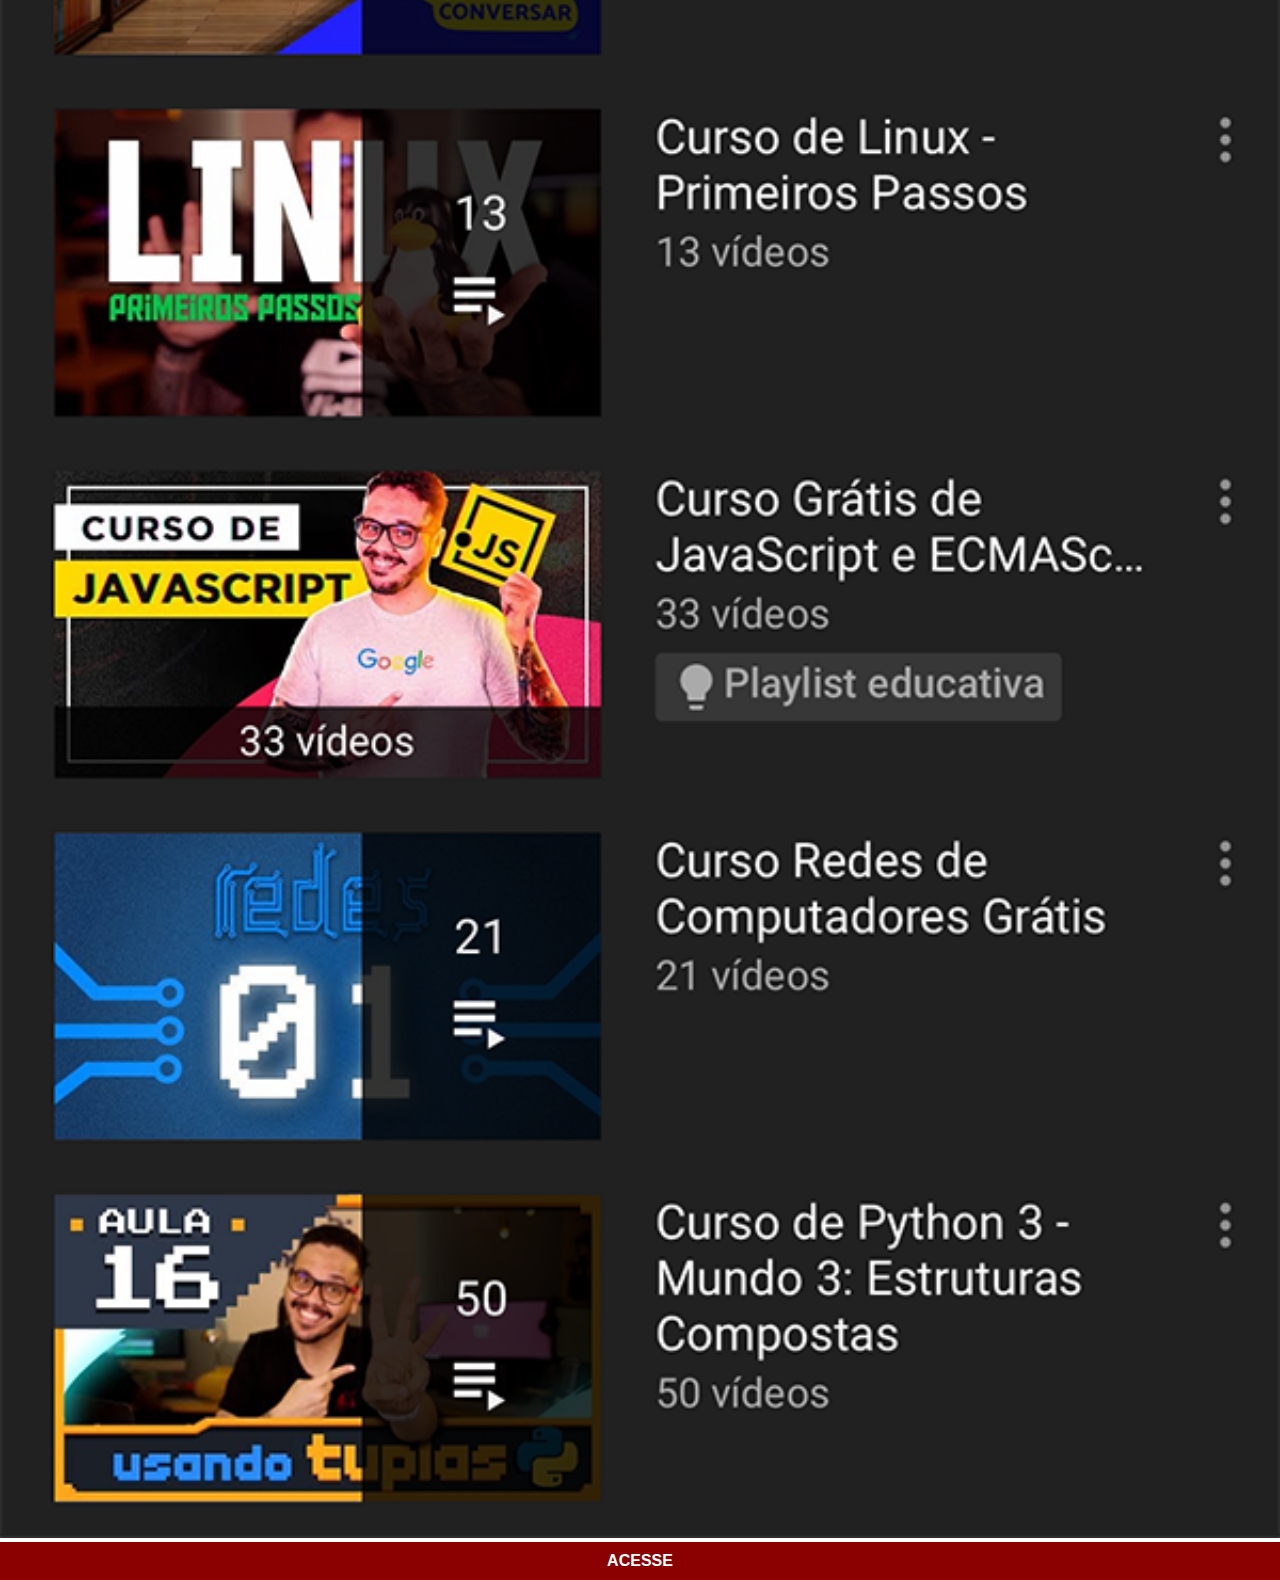
<file: youtube.html>
<!DOCTYPE html>
<html lang="en">
<head>
    <meta charset="UTF-8">
    <meta name="viewport" content="width=device-width, initial-scale=1.0">
    <title>YouTube</title>
    <link rel="stylesheet" href="estilos/social.css">
    
</head>
<body>
    <img src="imagens/tela-youtube.png" alt="YouTube">
    <a href="https://www.youtube.com/cursoemvideo" target="_blank">ACESSE</a>
</body>
</html>
</file>
<file: estilos/style.css>
@charset "UTF-8";

* {
  margin: 0px;
  padding: 0px;
}

html, body {
  height: 100vh;
  width: 100vw;
}

body {
  background-image: url("../imagens/fundo-madeira.jpg");
  background-repeat: no-repeat;
  background-size: cover;
  background-position: top center;
  background-attachment: fixed;
}

main {
  height: 100vh;
  position: relative;
}

#telefone {
  width: 311px;
  height: 627px;
  background-image: url("../imagens/frame-iphone.png");
  background-repeat: no-repeat;

  position: absolute;
  top: 50%;
  left: 50%;
  transform: translate(-50%, -50%);
}

#tela {
  position: relative;
  top: 80px;
  left: 22px;
  width: 269px;
  height: 471px;
}

#redes {
  text-align: right;
}

#redes img {
  width: 50px;
  margin: 10px;
  border-radius: 50%;
  box-sizing: border-box;
  box-shadow: 3px 3px 5px rgba(0, 0, 0, 0.4);
}

#redes img:hover {
  transform: translate(-3px, -3px);
  border: 1px solid white;
  transition: transform 0.5s, border 1s;
  box-shadow: 5px 5px 10px rgba(0, 0, 0, 0.7);
}
</file>
<file: estilos/social.css>
* {
  margin: 0px;
  padding: 0px;
  font-family: Arial, Helvetica, sans-serif;
}

img {
  width: 100vw;
}

a {
  display: block;
  color: white;
  font-weight: bolder;
  text-decoration: none;
  background-color: darkred;
  padding: 10px;
  text-align: center;
}

a:hover {
  background-color: red;
}
</file>
